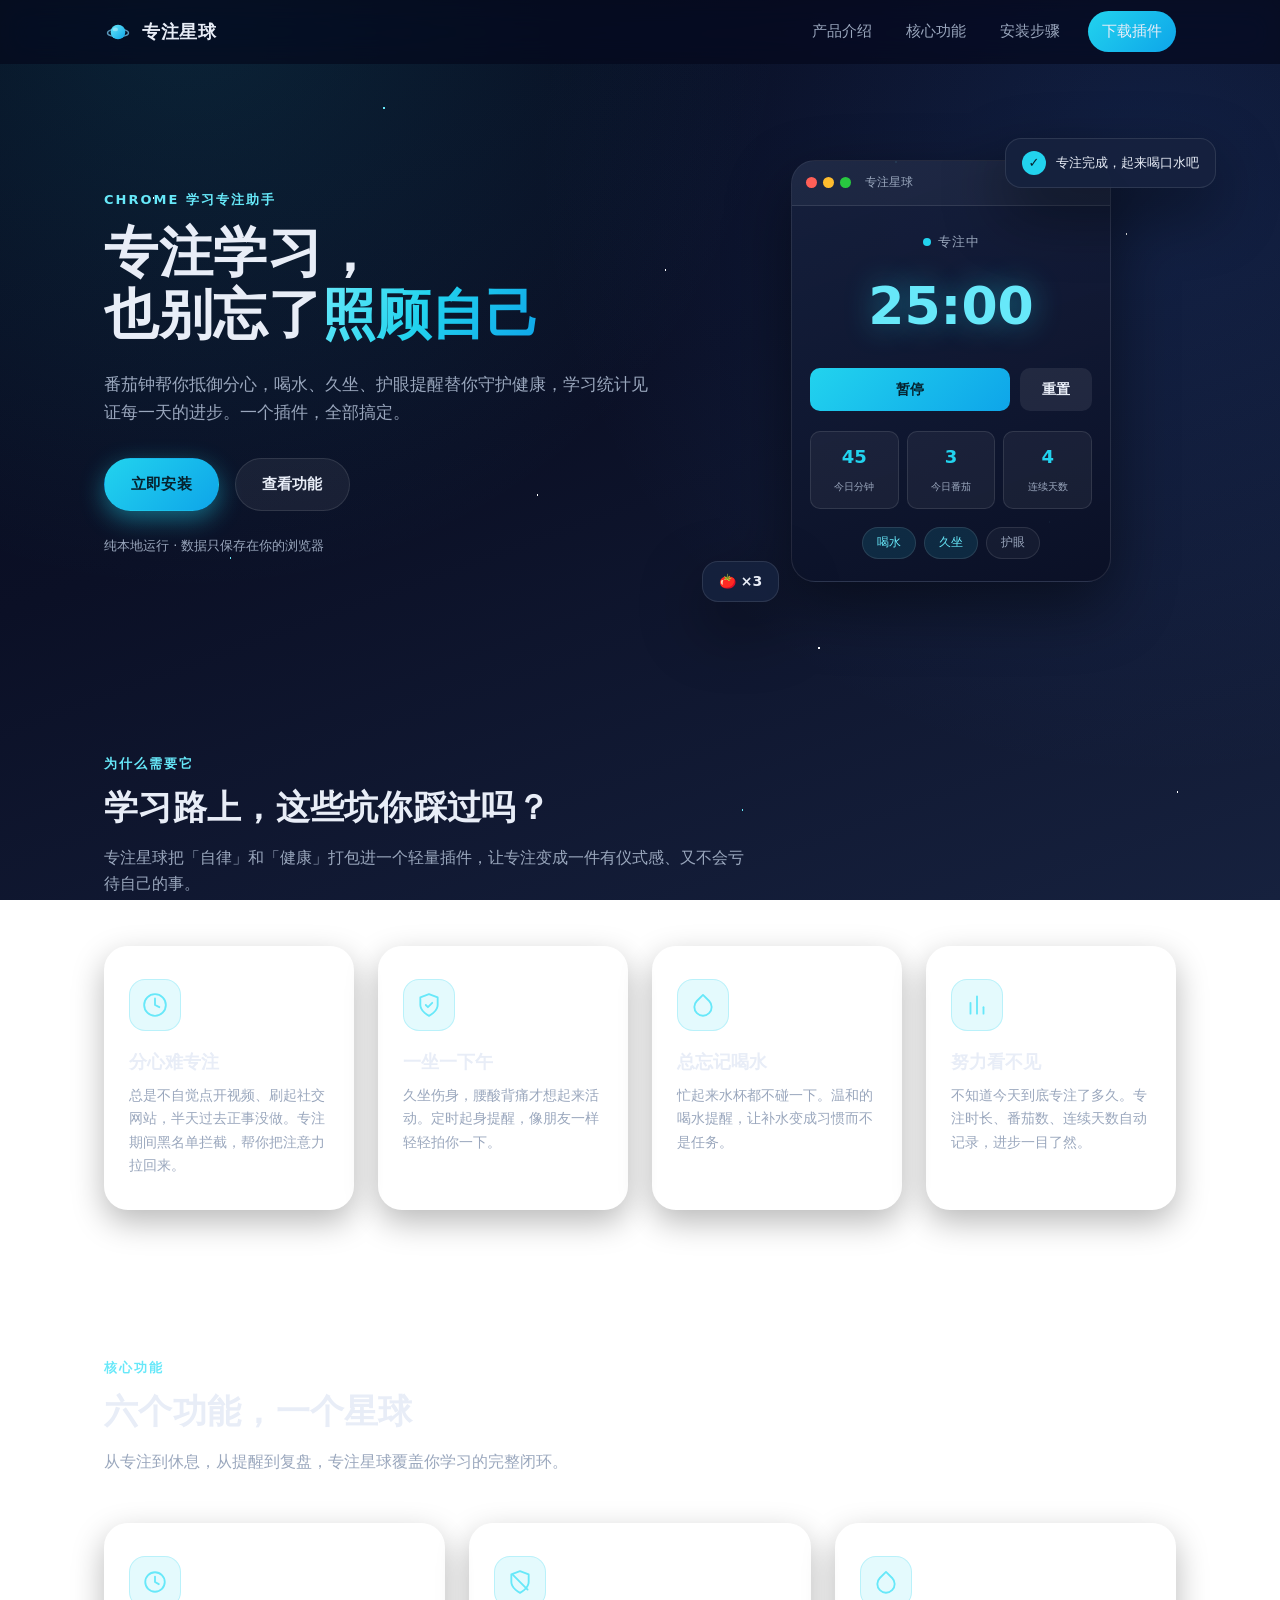
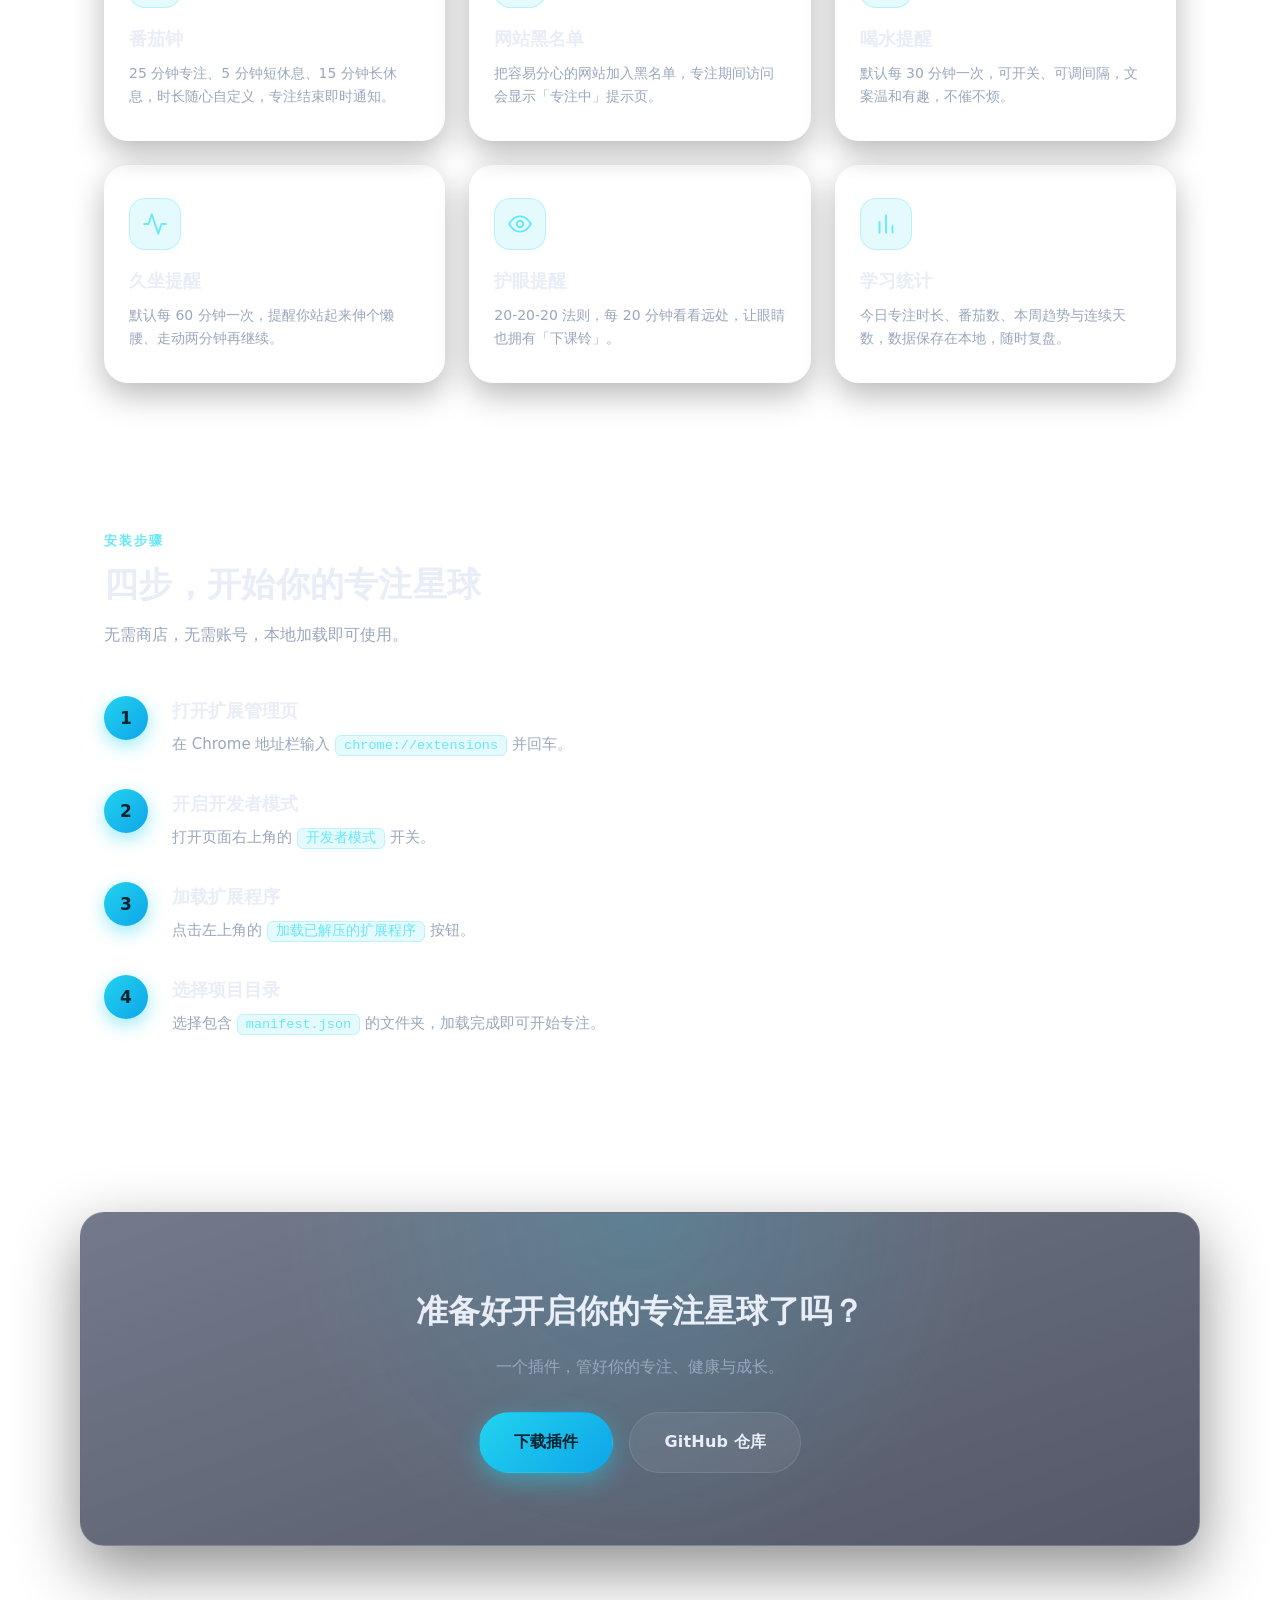
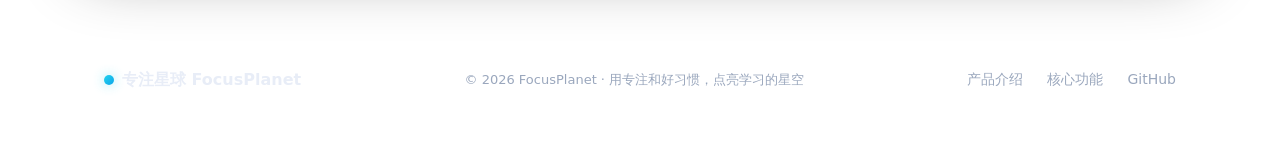
<file: docs/index.html>
<!DOCTYPE html>
<html lang="zh-CN">
<head>
  <meta charset="UTF-8" />
  <meta name="viewport" content="width=device-width, initial-scale=1.0" />
  <meta name="description" content="专注星球 FocusPlanet：番茄钟、网站黑名单、健康提醒与学习统计一体的 Chrome 学习专注助手。" />
  <title>专注星球 FocusPlanet · 学习专注助手</title>
  <link rel="stylesheet" href="css/style.css" />
</head>
<body id="top">

  <!-- 星空背景（纯 CSS 绘制，无需图片） -->
  <div class="starfield" aria-hidden="true"></div>

  <!-- ===================== 顶部导航栏 ===================== -->
  <header class="nav" id="nav">
    <div class="nav-inner">
      <a class="logo" href="#top" aria-label="专注星球首页">
        <svg class="logo-mark" viewBox="0 0 32 32" aria-hidden="true">
          <defs>
            <linearGradient id="lg" x1="0" y1="0" x2="1" y2="1">
              <stop offset="0" stop-color="#67e8f9" />
              <stop offset="1" stop-color="#0ea5e9" />
            </linearGradient>
          </defs>
          <ellipse cx="16" cy="17" rx="12" ry="4.4" fill="none" stroke="#7dd3fc" stroke-width="1.6" opacity="0.7" />
          <circle cx="16" cy="16" r="8.4" fill="url(#lg)" />
          <ellipse cx="13" cy="13" rx="3" ry="2.2" fill="#ffffff" opacity="0.35" />
        </svg>
        <span class="logo-text">专注星球</span>
      </a>

      <nav class="nav-links" id="nav-links" aria-label="主导航">
        <a class="nav-link" href="#about">产品介绍</a>
        <a class="nav-link" href="#features">核心功能</a>
        <a class="nav-link" href="#install">安装步骤</a>
        <a class="nav-link nav-link-cta" href="#download">下载插件</a>
      </nav>

      <button class="nav-toggle" id="nav-toggle" aria-label="打开菜单" aria-expanded="false" aria-controls="nav-links">
        <span></span><span></span><span></span>
      </button>
    </div>
  </header>

  <main>
    <!-- ===================== Hero 首屏 ===================== -->
    <section class="hero" id="hero">
      <div class="hero-inner">
        <div class="hero-copy">
          <p class="eyebrow">Chrome 学习专注助手</p>
          <h1 class="hero-title">
            专注学习，<br />也别忘了<span class="gradient-text">照顾自己</span>
          </h1>
          <p class="hero-sub">
            番茄钟帮你抵御分心，喝水、久坐、护眼提醒替你守护健康，学习统计见证每一天的进步。一个插件，全部搞定。
          </p>
          <div class="hero-actions">
            <a class="btn btn-primary" href="#install">立即安装</a>
            <a class="btn btn-ghost" href="#features">查看功能</a>
          </div>
          <p class="hero-note">纯本地运行 · 数据只保存在你的浏览器</p>
        </div>

        <!-- 插件界面模拟（纯 CSS / SVG 绘制） -->
        <div class="hero-visual" aria-hidden="true">
          <div class="mockup-window">
            <div class="mockup-titlebar">
              <span class="dot dot-red"></span>
              <span class="dot dot-yellow"></span>
              <span class="dot dot-green"></span>
              <span class="mockup-name">专注星球</span>
            </div>
            <div class="mockup-body">
              <div class="mockup-mode"><span class="pulse-dot"></span>专注中</div>
              <div class="mockup-time">25:00</div>
              <div class="mockup-btns">
                <span class="mockup-btn mockup-btn-primary">暂停</span>
                <span class="mockup-btn mockup-btn-ghost">重置</span>
              </div>
              <div class="mockup-stats">
                <div class="mockup-stat"><b>45</b><i>今日分钟</i></div>
                <div class="mockup-stat"><b>3</b><i>今日番茄</i></div>
                <div class="mockup-stat"><b>4</b><i>连续天数</i></div>
              </div>
              <div class="mockup-toggles">
                <span class="mockup-toggle on">喝水</span>
                <span class="mockup-toggle on">久坐</span>
                <span class="mockup-toggle off">护眼</span>
              </div>
            </div>
          </div>

          <!-- 悬浮提示卡片 -->
          <div class="mockup-float float-notice">
            <span class="float-icon">&#10003;</span>
            <span>专注完成，起来喝口水吧</span>
          </div>
          <div class="mockup-float float-badge">&#127813; ×3</div>
        </div>
      </div>
    </section>

    <!-- ===================== 产品介绍（解决什么问题） ===================== -->
    <section class="section" id="about">
      <div class="section-inner">
        <div class="section-head reveal">
          <p class="eyebrow">为什么需要它</p>
          <h2 class="section-title">学习路上，这些坑你踩过吗？</h2>
          <p class="section-sub">专注星球把「自律」和「健康」打包进一个轻量插件，让专注变成一件有仪式感、又不会亏待自己的事。</p>
        </div>

        <div class="problem-grid">
          <article class="problem-card reveal">
            <div class="problem-icon">
              <svg viewBox="0 0 24 24" aria-hidden="true"><path d="M12 2a10 10 0 1 0 0 20 10 10 0 0 0 0-20Z"/><path d="M12 6v6l4 2"/></svg>
            </div>
            <h3>分心难专注</h3>
            <p>总是不自觉点开视频、刷起社交网站，半天过去正事没做。专注期间黑名单拦截，帮你把注意力拉回来。</p>
          </article>

          <article class="problem-card reveal">
            <div class="problem-icon">
              <svg viewBox="0 0 24 24" aria-hidden="true"><path d="M12 22s8-4 8-10V5l-8-3-8 3v7c0 6 8 10 8 10Z"/><path d="m9 12 2 2 4-4"/></svg>
            </div>
            <h3>一坐一下午</h3>
            <p>久坐伤身，腰酸背痛才想起来活动。定时起身提醒，像朋友一样轻轻拍你一下。</p>
          </article>

          <article class="problem-card reveal">
            <div class="problem-icon">
              <svg viewBox="0 0 24 24" aria-hidden="true"><path d="M12 2.7l5.7 5.6a8 8 0 1 1-11.4 0L12 2.7Z"/></svg>
            </div>
            <h3>总忘记喝水</h3>
            <p>忙起来水杯都不碰一下。温和的喝水提醒，让补水变成习惯而不是任务。</p>
          </article>

          <article class="problem-card reveal">
            <div class="problem-icon">
              <svg viewBox="0 0 24 24" aria-hidden="true"><path d="M6 20V10"/><path d="M12 20V4"/><path d="M18 20v-6"/></svg>
            </div>
            <h3>努力看不见</h3>
            <p>不知道今天到底专注了多久。专注时长、番茄数、连续天数自动记录，进步一目了然。</p>
          </article>
        </div>
      </div>
    </section>

    <!-- ===================== 核心功能展示 ===================== -->
    <section class="section" id="features">
      <div class="section-inner">
        <div class="section-head reveal">
          <p class="eyebrow">核心功能</p>
          <h2 class="section-title">六个功能，一个星球</h2>
          <p class="section-sub">从专注到休息，从提醒到复盘，专注星球覆盖你学习的完整闭环。</p>
        </div>

        <div class="feature-grid">
          <article class="feature-card reveal">
            <div class="feature-icon">
              <svg viewBox="0 0 24 24" aria-hidden="true"><circle cx="12" cy="12" r="9"/><path d="M12 7v5l3.5 2"/></svg>
            </div>
            <h3>番茄钟</h3>
            <p>25 分钟专注、5 分钟短休息、15 分钟长休息，时长随心自定义，专注结束即时通知。</p>
          </article>

          <article class="feature-card reveal">
            <div class="feature-icon">
              <svg viewBox="0 0 24 24" aria-hidden="true"><path d="M12 22s8-4 8-10V5l-8-3-8 3v7c0 6 8 10 8 10Z"/><path d="M5 5l14 14"/></svg>
            </div>
            <h3>网站黑名单</h3>
            <p>把容易分心的网站加入黑名单，专注期间访问会显示「专注中」提示页。</p>
          </article>

          <article class="feature-card reveal">
            <div class="feature-icon">
              <svg viewBox="0 0 24 24" aria-hidden="true"><path d="M12 2.7l5.7 5.6a8 8 0 1 1-11.4 0L12 2.7Z"/></svg>
            </div>
            <h3>喝水提醒</h3>
            <p>默认每 30 分钟一次，可开关、可调间隔，文案温和有趣，不催不烦。</p>
          </article>

          <article class="feature-card reveal">
            <div class="feature-icon">
              <svg viewBox="0 0 24 24" aria-hidden="true"><path d="M22 12h-4l-3 9L9 3l-3 9H2"/></svg>
            </div>
            <h3>久坐提醒</h3>
            <p>默认每 60 分钟一次，提醒你站起来伸个懒腰、走动两分钟再继续。</p>
          </article>

          <article class="feature-card reveal">
            <div class="feature-icon">
              <svg viewBox="0 0 24 24" aria-hidden="true"><path d="M2 12s3.5-7 10-7 10 7 10 7-3.5 7-10 7-10-7-10-7Z"/><circle cx="12" cy="12" r="3"/></svg>
            </div>
            <h3>护眼提醒</h3>
            <p>20-20-20 法则，每 20 分钟看看远处，让眼睛也拥有「下课铃」。</p>
          </article>

          <article class="feature-card reveal">
            <div class="feature-icon">
              <svg viewBox="0 0 24 24" aria-hidden="true"><path d="M6 20V10"/><path d="M12 20V4"/><path d="M18 20v-6"/></svg>
            </div>
            <h3>学习统计</h3>
            <p>今日专注时长、番茄数、本周趋势与连续天数，数据保存在本地，随时复盘。</p>
          </article>
        </div>
      </div>
    </section>

    <!-- ===================== 安装步骤 ===================== -->
    <section class="section" id="install">
      <div class="section-inner">
        <div class="section-head reveal">
          <p class="eyebrow">安装步骤</p>
          <h2 class="section-title">四步，开始你的专注星球</h2>
          <p class="section-sub">无需商店，无需账号，本地加载即可使用。</p>
        </div>

        <ol class="steps">
          <li class="step reveal">
            <span class="step-num">1</span>
            <div class="step-body">
              <h3>打开扩展管理页</h3>
              <p>在 Chrome 地址栏输入 <code>chrome://extensions</code> 并回车。</p>
            </div>
          </li>
          <li class="step reveal">
            <span class="step-num">2</span>
            <div class="step-body">
              <h3>开启开发者模式</h3>
              <p>打开页面右上角的 <code>开发者模式</code> 开关。</p>
            </div>
          </li>
          <li class="step reveal">
            <span class="step-num">3</span>
            <div class="step-body">
              <h3>加载扩展程序</h3>
              <p>点击左上角的 <code>加载已解压的扩展程序</code> 按钮。</p>
            </div>
          </li>
          <li class="step reveal">
            <span class="step-num">4</span>
            <div class="step-body">
              <h3>选择项目目录</h3>
              <p>选择包含 <code>manifest.json</code> 的文件夹，加载完成即可开始专注。</p>
            </div>
          </li>
        </ol>
      </div>
    </section>

    <!-- ===================== 底部 CTA ===================== -->
    <section class="cta section" id="download">
      <div class="section-inner cta-inner reveal">
        <h2 class="cta-title">准备好开启你的专注星球了吗？</h2>
        <p class="cta-sub">一个插件，管好你的专注、健康与成长。</p>
        <div class="cta-actions">
          <!-- TODO: 替换为真实的下载 / Chrome 商店链接 -->
          <a class="btn btn-primary btn-lg" href="#install">下载插件</a>
          <!-- TODO: 替换为真实的 GitHub 仓库地址 -->
          <a class="btn btn-ghost btn-lg" href="#" target="_blank" rel="noopener">GitHub 仓库</a>
        </div>
      </div>
    </section>
  </main>

  <!-- ===================== Footer ===================== -->
  <footer class="footer">
    <div class="footer-inner">
      <div class="footer-brand">
        <span class="footer-logo-dot"></span>
        <span>专注星球 FocusPlanet</span>
      </div>
      <p class="footer-copy">© 2026 FocusPlanet · 用专注和好习惯，点亮学习的星空</p>
      <div class="footer-links">
        <a href="#about">产品介绍</a>
        <a href="#features">核心功能</a>
        <!-- TODO: 替换为真实 GitHub 链接 -->
        <a href="#" target="_blank" rel="noopener">GitHub</a>
      </div>
    </div>
  </footer>

  <script src="js/main.js"></script>
</body>
</html>
</file>
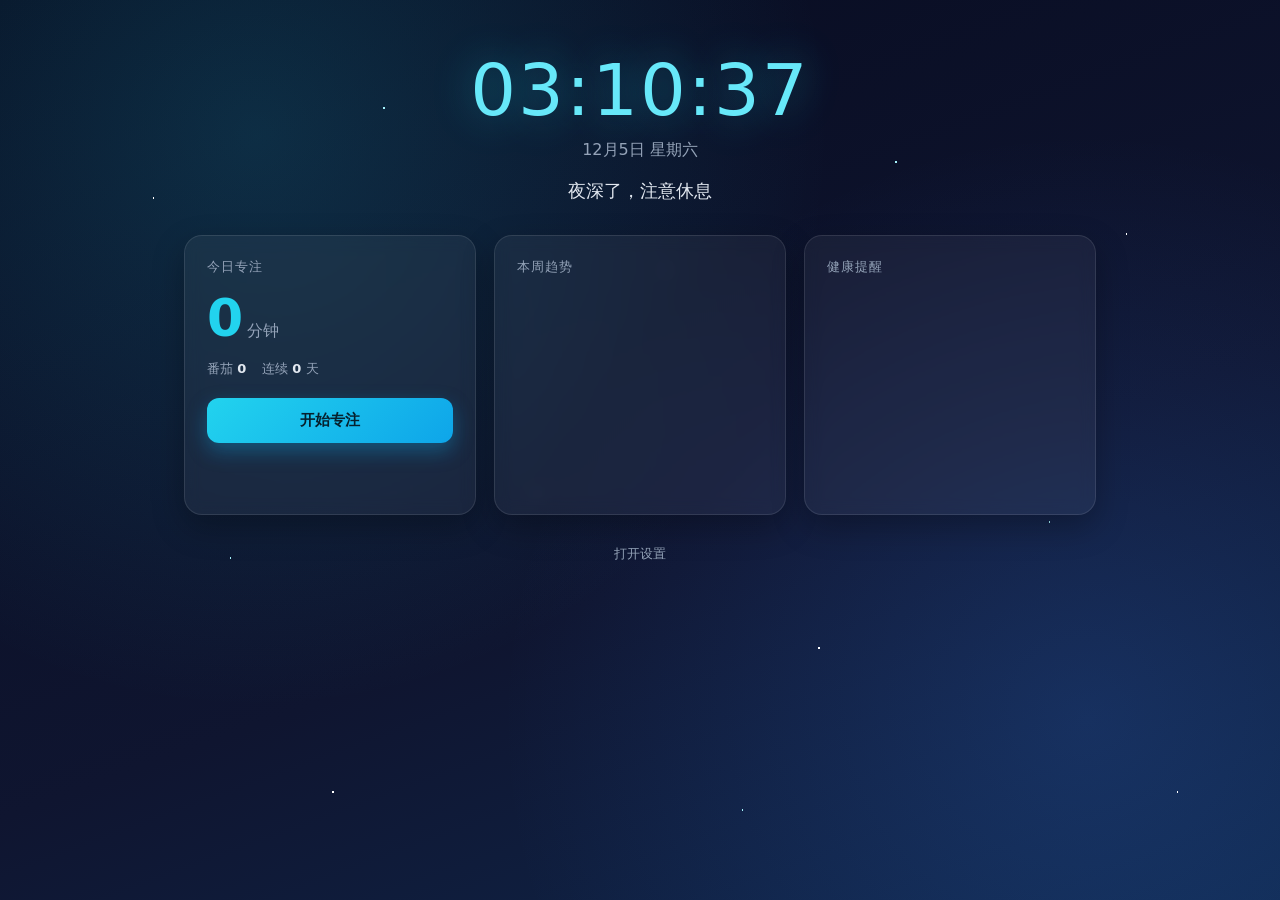
<file: newtab.html>
<!DOCTYPE html>
<html lang="zh-CN">
<head>
  <meta charset="UTF-8" />
  <title>专注星球</title>
  <link rel="stylesheet" href="newtab.css" />
</head>
<body>
  <div class="stars" aria-hidden="true"></div>

  <main class="container">
    <header class="hero">
      <div id="clock" class="clock">00:00:00</div>
      <div id="date-line" class="date-line">--月--日 星期-</div>
      <div class="greeting" id="greeting">你好，开始专注吧</div>
    </header>

    <section class="grid">
      <div class="card card-focus">
        <div class="card-title">今日专注</div>
        <div class="focus-big">
          <span id="today-focus">0</span><span class="unit">分钟</span>
        </div>
        <div class="focus-meta">
          <span>番茄 <b id="today-pomodoros">0</b></span>
          <span>连续 <b id="today-streak">0</b> 天</span>
        </div>
        <button id="btn-start" class="start-btn">开始专注</button>
      </div>

      <div class="card card-trend">
        <div class="card-title">本周趋势</div>
        <div id="trend" class="trend"></div>
      </div>

      <div class="card card-health">
        <div class="card-title">健康提醒</div>
        <ul class="health-list" id="health-list"></ul>
      </div>
    </section>

    <footer class="footer">
      <a id="open-options" href="#">打开设置</a>
    </footer>
  </main>

  <script src="newtab.js"></script>
</body>
</html>
</file>
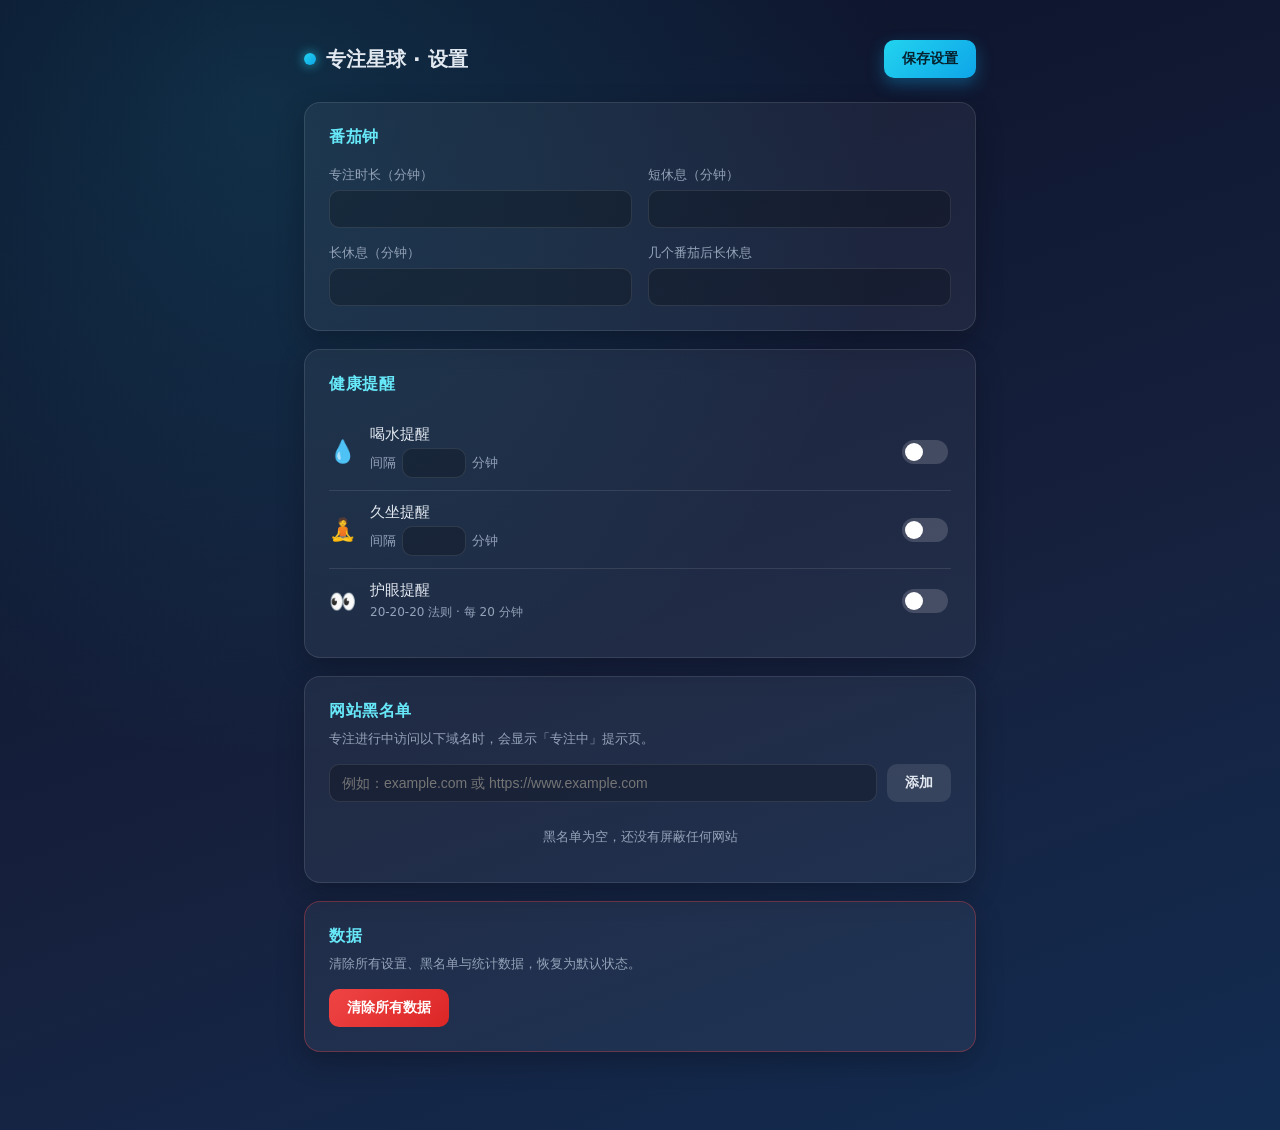
<file: options.html>
<!DOCTYPE html>
<html lang="zh-CN">
<head>
  <meta charset="UTF-8" />
  <title>专注星球 - 设置</title>
  <link rel="stylesheet" href="options.css" />
</head>
<body>
  <main class="container">
    <header class="page-header">
      <div class="brand"><span class="brand-dot"></span>专注星球 · 设置</div>
      <button id="btn-save" class="btn btn-primary">保存设置</button>
    </header>

    <section class="card">
      <h2 class="card-title">番茄钟</h2>
      <div class="form-grid">
        <label class="field">
          <span>专注时长（分钟）</span>
          <input type="number" id="focusMinutes" min="1" max="180" />
        </label>
        <label class="field">
          <span>短休息（分钟）</span>
          <input type="number" id="shortBreakMinutes" min="1" max="60" />
        </label>
        <label class="field">
          <span>长休息（分钟）</span>
          <input type="number" id="longBreakMinutes" min="1" max="120" />
        </label>
        <label class="field">
          <span>几个番茄后长休息</span>
          <input type="number" id="longBreakInterval" min="1" max="12" />
        </label>
      </div>
    </section>

    <section class="card">
      <h2 class="card-title">健康提醒</h2>
      <div class="reminder-row">
        <span class="reminder-emoji">&#128167;</span>
        <div class="reminder-info">
          <div class="reminder-name">喝水提醒</div>
          <label class="inline">
            间隔
            <input type="number" id="waterInterval" min="1" max="240" /> 分钟
          </label>
        </div>
        <input type="checkbox" class="switch" id="waterEnabled" />
      </div>
      <div class="reminder-row">
        <span class="reminder-emoji">&#129496;</span>
        <div class="reminder-info">
          <div class="reminder-name">久坐提醒</div>
          <label class="inline">
            间隔
            <input type="number" id="sedentaryInterval" min="1" max="240" /> 分钟
          </label>
        </div>
        <input type="checkbox" class="switch" id="sedentaryEnabled" />
      </div>
      <div class="reminder-row">
        <span class="reminder-emoji">&#128064;</span>
        <div class="reminder-info">
          <div class="reminder-name">护眼提醒</div>
          <div class="reminder-desc">20-20-20 法则 · 每 20 分钟</div>
        </div>
        <input type="checkbox" class="switch" id="eyeEnabled" />
      </div>
    </section>

    <section class="card">
      <h2 class="card-title">网站黑名单</h2>
      <p class="card-desc">专注进行中访问以下域名时，会显示「专注中」提示页。</p>
      <div class="blacklist-add">
        <input type="text" id="site-input" placeholder="例如：example.com 或 https://www.example.com" />
        <button id="btn-add" class="btn btn-secondary">添加</button>
      </div>
      <ul id="blacklist" class="blacklist"></ul>
      <div id="blacklist-empty" class="empty">黑名单为空，还没有屏蔽任何网站</div>
    </section>

    <section class="card card-danger">
      <h2 class="card-title">数据</h2>
      <p class="card-desc">清除所有设置、黑名单与统计数据，恢复为默认状态。</p>
      <button id="btn-clear" class="btn btn-danger">清除所有数据</button>
    </section>
  </main>

  <script src="options.js"></script>
</body>
</html>
</file>
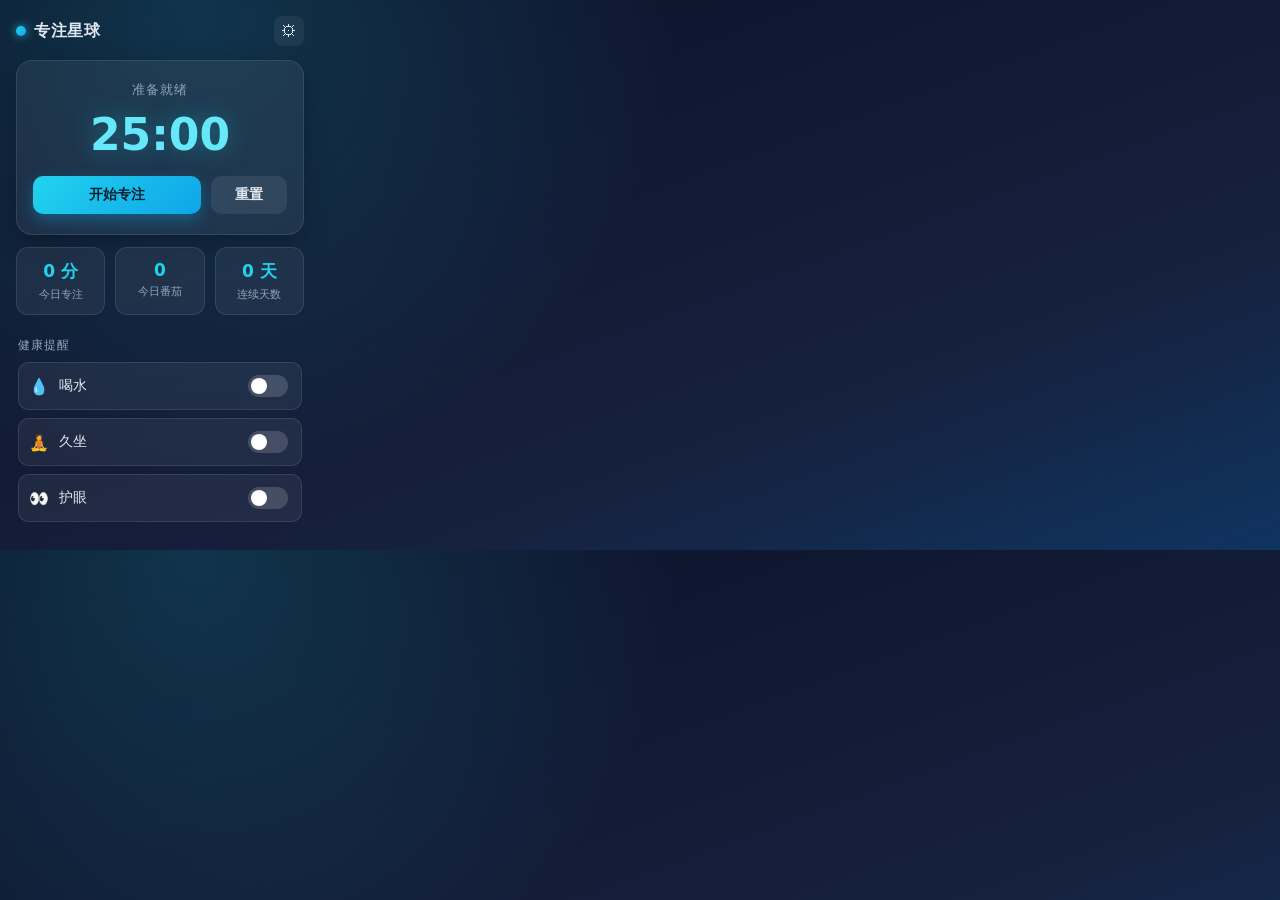
<file: popup.html>
<!DOCTYPE html>
<html lang="zh-CN">
<head>
  <meta charset="UTF-8" />
  <title>专注星球</title>
  <link rel="stylesheet" href="popup.css" />
</head>
<body>
  <header class="popup-header">
    <div class="brand">
      <span class="brand-dot"></span>
      <span>专注星球</span>
    </div>
    <button id="open-options" class="icon-btn" title="打开设置">&#9881;</button>
  </header>

  <section class="timer-card">
    <div id="mode-label" class="mode-label">准备就绪</div>
    <div id="time-display" class="time-display">25:00</div>
    <div class="timer-btns">
      <button id="btn-main" class="btn btn-primary">开始专注</button>
      <button id="btn-reset" class="btn btn-ghost">重置</button>
    </div>
  </section>

  <section class="stats-row">
    <div class="stat">
      <div id="stat-focus" class="stat-value">0 分</div>
      <div class="stat-label">今日专注</div>
    </div>
    <div class="stat">
      <div id="stat-pomodoros" class="stat-value">0</div>
      <div class="stat-label">今日番茄</div>
    </div>
    <div class="stat">
      <div id="stat-streak" class="stat-value">0 天</div>
      <div class="stat-label">连续天数</div>
    </div>
  </section>

  <section class="health">
    <div class="section-title">健康提醒</div>
    <label class="toggle-row">
      <span class="toggle-emoji">&#128167;</span>
      <span class="toggle-name">喝水</span>
      <input type="checkbox" class="switch" id="toggle-water" />
    </label>
    <label class="toggle-row">
      <span class="toggle-emoji">&#129496;</span>
      <span class="toggle-name">久坐</span>
      <input type="checkbox" class="switch" id="toggle-sedentary" />
    </label>
    <label class="toggle-row">
      <span class="toggle-emoji">&#128064;</span>
      <span class="toggle-name">护眼</span>
      <input type="checkbox" class="switch" id="toggle-eye" />
    </label>
  </section>

  <script src="popup.js"></script>
</body>
</html>
</file>
<file: docs/css/style.css>
/* ==========================================================================
   专注星球 FocusPlanet · 官方网站样式
   设计基调：深蓝 + 青色渐变、星空感、留白充足、圆角统一、阴影柔和
   全部颜色 / 间距 / 圆角均通过 :root 中的 CSS 变量定义，便于统一修改
   ========================================================================== */

/* ------------------------------ 设计变量 ------------------------------ */
:root {
  /* 背景色阶（深蓝） */
  --bg-0: #06091b;
  --bg-1: #0b1026;
  --bg-2: #16213e;
  --bg-3: #0f3460;

  /* 主色（青色） */
  --accent: #22d3ee;
  --accent-2: #0ea5e9;
  --accent-soft: #67e8f9;
  --accent-glow: rgba(34, 211, 238, 0.45);

  /* 文本 */
  --text: #e8edf7;
  --text-muted: #9aa7bd;

  /* 面板 / 边框 / 阴影 */
  --card: rgba(255, 255, 255, 0.05);
  --card-hover: rgba(255, 255, 255, 0.09);
  --border: rgba(255, 255, 255, 0.10);
  --shadow: 0 12px 32px rgba(0, 0, 0, 0.28);
  --shadow-lg: 0 24px 64px rgba(0, 0, 0, 0.45);

  /* 圆角 */
  --radius-sm: 10px;
  --radius: 16px;
  --radius-lg: 24px;
  --radius-pill: 999px;

  /* 间距（8pt 网格） */
  --sp-1: 8px;
  --sp-2: 16px;
  --sp-3: 24px;
  --sp-4: 32px;
  --sp-5: 48px;
  --sp-6: 72px;
  --sp-7: 96px;

  /* 布局 */
  --max-width: 1120px;
  --nav-height: 64px;

  /* 字体 */
  --font: system-ui, -apple-system, "Segoe UI", "PingFang SC",
          "Hiragino Sans GB", "Microsoft YaHei", "Helvetica Neue", Arial, sans-serif;
  --font-mono: ui-monospace, SFMono-Regular, "SF Mono", Menlo, Consolas,
              "Liberation Mono", monospace;

  /* 过渡 */
  --ease: cubic-bezier(0.4, 0, 0.2, 1);
}

/* ------------------------------ 基础重置 ------------------------------ */
*, *::before, *::after { box-sizing: border-box; }

html {
  scroll-behavior: smooth;
  /* 锚点滚动时给吸顶导航留出空间 */
  scroll-padding-top: calc(var(--nav-height) + 16px);
  -webkit-text-size-adjust: 100%;
}

body {
  margin: 0;
  font-family: var(--font);
  font-size: 16px;
  line-height: 1.65;
  color: var(--text);
  background:
    radial-gradient(circle at 15% 0%, rgba(34, 211, 238, 0.12) 0%, transparent 42%),
    radial-gradient(circle at 90% 18%, rgba(59, 130, 246, 0.14) 0%, transparent 45%),
    linear-gradient(160deg, var(--bg-0) 0%, var(--bg-1) 45%, var(--bg-2) 100%);
  background-attachment: fixed;
  overflow-x: hidden;
}

h1, h2, h3, p { margin-top: 0; }
a { color: inherit; text-decoration: none; }
img, svg { display: block; max-width: 100%; }
code {
  font-family: var(--font-mono);
  font-size: 0.9em;
  padding: 2px 8px;
  border-radius: 6px;
  color: var(--accent-soft);
  background: rgba(34, 211, 238, 0.12);
  border: 1px solid rgba(34, 211, 238, 0.20);
  word-break: break-all;
}

/* ------------------------------ 星空背景 ------------------------------ */
.starfield {
  position: fixed;
  inset: 0;
  z-index: -1;
  pointer-events: none;
  background:
    radial-gradient(2px 2px at 12% 22%, #fff 50%, transparent 51%),
    radial-gradient(2px 2px at 30% 12%, var(--accent-soft) 50%, transparent 51%),
    radial-gradient(1.5px 1.5px at 52% 30%, #fff 50%, transparent 51%),
    radial-gradient(2px 2px at 70% 18%, var(--accent-soft) 50%, transparent 51%),
    radial-gradient(1.5px 1.5px at 88% 26%, #fff 50%, transparent 51%),
    radial-gradient(2px 2px at 18% 62%, var(--accent-soft) 50%, transparent 51%),
    radial-gradient(1.5px 1.5px at 42% 55%, #fff 50%, transparent 51%),
    radial-gradient(2px 2px at 64% 72%, #fff 50%, transparent 51%),
    radial-gradient(1.5px 1.5px at 82% 58%, var(--accent-soft) 50%, transparent 51%),
    radial-gradient(2px 2px at 26% 88%, #fff 50%, transparent 51%),
    radial-gradient(1.5px 1.5px at 58% 90%, var(--accent-soft) 50%, transparent 51%),
    radial-gradient(2px 2px at 92% 88%, #fff 50%, transparent 51%);
  animation: twinkle 5s ease-in-out infinite;
}

@keyframes twinkle {
  0%, 100% { opacity: 0.55; }
  50%      { opacity: 1; }
}

/* ------------------------------ 通用组件 ------------------------------ */
.container { max-width: var(--max-width); margin: 0 auto; padding: 0 var(--sp-3); }

.btn {
  display: inline-flex;
  align-items: center;
  justify-content: center;
  gap: 8px;
  padding: 13px 26px;
  border-radius: var(--radius-pill);
  font-size: 15px;
  font-weight: 600;
  letter-spacing: 0.2px;
  cursor: pointer;
  border: 1px solid transparent;
  transition: transform 0.12s var(--ease), box-shadow 0.2s var(--ease),
              filter 0.2s var(--ease), background 0.2s var(--ease);
}
.btn:active { transform: scale(0.97); }

.btn-primary {
  color: #06222e;
  background: linear-gradient(135deg, var(--accent), var(--accent-2));
  box-shadow: 0 8px 24px var(--accent-glow);
}
.btn-primary:hover { filter: brightness(1.07); box-shadow: 0 10px 32px var(--accent-glow); }

.btn-ghost {
  color: var(--text);
  background: rgba(255, 255, 255, 0.06);
  border-color: var(--border);
}
.btn-ghost:hover { background: rgba(255, 255, 255, 0.12); }

.btn-lg { padding: 16px 34px; font-size: 16px; }

/* 渐变高亮文字 */
.gradient-text {
  background: linear-gradient(120deg, var(--accent-soft), var(--accent) 45%, var(--accent-2));
  -webkit-background-clip: text;
  background-clip: text;
  -webkit-text-fill-color: transparent;
  color: transparent;
}

.eyebrow {
  display: inline-block;
  margin-bottom: 12px;
  font-size: 13px;
  font-weight: 600;
  letter-spacing: 2px;
  text-transform: uppercase;
  color: var(--accent-soft);
}

/* ------------------------------ 导航栏 ------------------------------ */
.nav {
  position: sticky;
  top: 0;
  z-index: 100;
  height: var(--nav-height);
  /* 毛玻璃吸顶 */
  background: rgba(6, 9, 27, 0.72);
  backdrop-filter: blur(14px) saturate(140%);
  -webkit-backdrop-filter: blur(14px) saturate(140%);
  border-bottom: 1px solid transparent;
  transition: border-color 0.25s var(--ease), box-shadow 0.25s var(--ease);
}
.nav.is-scrolled {
  border-bottom-color: var(--border);
  box-shadow: 0 8px 30px rgba(0, 0, 0, 0.30);
}

.nav-inner {
  max-width: var(--max-width);
  height: 100%;
  margin: 0 auto;
  padding: 0 var(--sp-3);
  display: flex;
  align-items: center;
  justify-content: space-between;
}

.logo {
  display: flex;
  align-items: center;
  gap: 10px;
  font-size: 18px;
  font-weight: 700;
  letter-spacing: 0.5px;
}
.logo-mark { width: 28px; height: 28px; }

.nav-links {
  display: flex;
  align-items: center;
  gap: 6px;
}

.nav-link {
  padding: 8px 14px;
  border-radius: var(--radius-pill);
  font-size: 15px;
  color: var(--text-muted);
  transition: color 0.2s var(--ease), background 0.2s var(--ease);
}
.nav-link:hover { color: var(--text); }
/* 当前区块高亮 */
.nav-link.active {
  color: var(--accent-soft);
  background: rgba(34, 211, 238, 0.12);
}

.nav-link-cta {
  color: var(--text);
  background: linear-gradient(135deg, var(--accent), var(--accent-2));
  margin-left: 8px;
}
.nav-link-cta:hover { color: #fff; filter: brightness(1.08); }
.nav-link-cta.active { color: #06222e; }

/* 汉堡按钮（移动端显示） */
.nav-toggle {
  display: none;
  flex-direction: column;
  justify-content: center;
  gap: 5px;
  width: 42px;
  height: 42px;
  padding: 10px;
  border: none;
  border-radius: var(--radius-sm);
  background: rgba(255, 255, 255, 0.06);
  cursor: pointer;
}
.nav-toggle span {
  display: block;
  height: 2px;
  width: 100%;
  border-radius: 2px;
  background: var(--text);
  transition: transform 0.25s var(--ease), opacity 0.2s var(--ease);
}
/* 打开时变成 X */
.nav-toggle.is-open span:nth-child(1) { transform: translateY(7px) rotate(45deg); }
.nav-toggle.is-open span:nth-child(2) { opacity: 0; }
.nav-toggle.is-open span:nth-child(3) { transform: translateY(-7px) rotate(-45deg); }

/* ------------------------------ Hero 首屏 ------------------------------ */
.hero {
  padding: var(--sp-7) 0 var(--sp-6);
}

.hero-inner {
  max-width: var(--max-width);
  margin: 0 auto;
  padding: 0 var(--sp-3);
  display: grid;
  grid-template-columns: 1fr;
  gap: var(--sp-5);
  align-items: center;
}

.hero-title {
  margin: 0 0 var(--sp-3);
  font-size: 40px;
  line-height: 1.15;
  font-weight: 800;
  letter-spacing: 0.5px;
}

.hero-sub {
  margin: 0 0 var(--sp-4);
  max-width: 34em;
  font-size: 17px;
  color: var(--text-muted);
}

.hero-actions {
  display: flex;
  flex-wrap: wrap;
  gap: var(--sp-2);
}

.hero-note {
  margin: var(--sp-3) 0 0;
  font-size: 13px;
  color: var(--text-muted);
}

/* --- 插件界面模拟 --- */
.hero-visual {
  position: relative;
  display: flex;
  justify-content: center;
}

.mockup-window {
  width: min(320px, 100%);
  border-radius: var(--radius-lg);
  overflow: hidden;
  background: linear-gradient(160deg, rgba(22, 33, 62, 0.92), rgba(11, 16, 38, 0.96));
  border: 1px solid var(--border);
  box-shadow: var(--shadow-lg);
}

.mockup-titlebar {
  display: flex;
  align-items: center;
  gap: 6px;
  padding: 12px 14px;
  border-bottom: 1px solid var(--border);
  background: rgba(255, 255, 255, 0.04);
}
.mockup-titlebar .dot { width: 11px; height: 11px; border-radius: 50%; }
.dot-red    { background: #ff5f57; }
.dot-yellow { background: #febc2e; }
.dot-green  { background: #28c840; }
.mockup-name {
  margin-left: 8px;
  font-size: 12px;
  color: var(--text-muted);
}

.mockup-body {
  padding: 22px 18px;
  text-align: center;
}

.mockup-mode {
  display: inline-flex;
  align-items: center;
  gap: 7px;
  font-size: 13px;
  color: var(--text-muted);
  letter-spacing: 1px;
}
.pulse-dot {
  width: 8px;
  height: 8px;
  border-radius: 50%;
  background: var(--accent);
  box-shadow: 0 0 0 0 var(--accent-glow);
  animation: pulse 2s infinite;
}
@keyframes pulse {
  0%   { box-shadow: 0 0 0 0 var(--accent-glow); }
  70%  { box-shadow: 0 0 0 10px rgba(34, 211, 238, 0); }
  100% { box-shadow: 0 0 0 0 rgba(34, 211, 238, 0); }
}

.mockup-time {
  margin: 10px 0 18px;
  font-size: 52px;
  font-weight: 700;
  font-variant-numeric: tabular-nums;
  color: var(--accent-soft);
  text-shadow: 0 0 30px var(--accent-glow);
}

.mockup-btns {
  display: flex;
  gap: 10px;
  margin-bottom: 20px;
}
.mockup-btn {
  flex: 1;
  padding: 10px 0;
  border-radius: var(--radius-sm);
  font-size: 14px;
  font-weight: 600;
}
.mockup-btn-primary {
  color: #06222e;
  background: linear-gradient(135deg, var(--accent), var(--accent-2));
}
.mockup-btn-ghost {
  flex: 0 0 72px;
  color: var(--text);
  background: rgba(255, 255, 255, 0.08);
}

.mockup-stats {
  display: flex;
  gap: 8px;
  margin-bottom: 18px;
}
.mockup-stat {
  flex: 1;
  padding: 10px 4px;
  border-radius: var(--radius-sm);
  background: var(--card);
  border: 1px solid var(--border);
}
.mockup-stat b {
  display: block;
  font-size: 18px;
  color: var(--accent);
}
.mockup-stat i {
  font-style: normal;
  font-size: 10px;
  color: var(--text-muted);
}

.mockup-toggles {
  display: flex;
  gap: 8px;
  justify-content: center;
}
.mockup-toggle {
  padding: 5px 14px;
  border-radius: var(--radius-pill);
  font-size: 12px;
  border: 1px solid var(--border);
}
.mockup-toggle.on  { color: var(--accent-soft); background: rgba(34, 211, 238, 0.12); }
.mockup-toggle.off { color: var(--text-muted); background: rgba(255, 255, 255, 0.04); }

/* 悬浮提示卡片 */
.mockup-float {
  position: absolute;
  border-radius: var(--radius);
  background: rgba(22, 33, 62, 0.94);
  border: 1px solid var(--border);
  box-shadow: var(--shadow-lg);
  animation: float 5s ease-in-out infinite;
}
.float-notice {
  display: flex;
  align-items: center;
  gap: 10px;
  padding: 12px 16px;
  font-size: 13px;
  top: -22px;
  right: 4px;
}
.float-icon {
  display: inline-flex;
  align-items: center;
  justify-content: center;
  width: 24px;
  height: 24px;
  border-radius: 50%;
  color: #06222e;
  background: var(--accent);
  font-weight: 700;
}
.float-badge {
  padding: 8px 16px;
  font-size: 14px;
  font-weight: 600;
  bottom: -20px;
  left: 8px;
  animation-delay: 1.2s;
}
@keyframes float {
  0%, 100% { transform: translateY(0); }
  50%      { transform: translateY(-10px); }
}

/* ------------------------------ Section 通用 ------------------------------ */
.section { padding: var(--sp-6) 0; }

.section-inner {
  max-width: var(--max-width);
  margin: 0 auto;
  padding: 0 var(--sp-3);
}

.section-head {
  max-width: 640px;
  margin-bottom: var(--sp-5);
}

.section-title {
  margin: 0 0 var(--sp-2);
  font-size: 30px;
  line-height: 1.25;
  font-weight: 800;
  letter-spacing: 0.3px;
}

.section-sub {
  margin: 0;
  font-size: 16px;
  color: var(--text-muted);
}

/* ------------------------------ 产品介绍：痛点卡片 ------------------------------ */
.problem-grid {
  display: grid;
  grid-template-columns: 1fr;
  gap: var(--sp-3);
}

.problem-card,
.feature-card {
  padding: var(--sp-4) var(--sp-3);
  border-radius: var(--radius-lg);
  background: var(--card);
  border: 1px solid var(--border);
  box-shadow: var(--shadow);
  transition: transform 0.25s var(--ease), background 0.25s var(--ease),
              border-color 0.25s var(--ease);
}
.problem-card:hover,
.feature-card:hover {
  transform: translateY(-4px);
  background: var(--card-hover);
  border-color: rgba(34, 211, 238, 0.35);
}

.problem-icon,
.feature-icon {
  display: inline-flex;
  align-items: center;
  justify-content: center;
  width: 52px;
  height: 52px;
  margin-bottom: var(--sp-2);
  border-radius: var(--radius);
  color: var(--accent-soft);
  background: rgba(34, 211, 238, 0.12);
  border: 1px solid rgba(34, 211, 238, 0.22);
}
.problem-icon svg,
.feature-icon svg {
  width: 26px;
  height: 26px;
  fill: none;
  stroke: currentColor;
  stroke-width: 1.7;
  stroke-linecap: round;
  stroke-linejoin: round;
}

.problem-card h3,
.feature-card h3 {
  margin: 0 0 8px;
  font-size: 18px;
  font-weight: 700;
}

.problem-card p,
.feature-card p {
  margin: 0;
  font-size: 14px;
  color: var(--text-muted);
}

/* ------------------------------ 核心功能网格 ------------------------------ */
.feature-grid {
  display: grid;
  grid-template-columns: 1fr;
  gap: var(--sp-3);
}

/* ------------------------------ 安装步骤时间线 ------------------------------ */
.steps {
  list-style: none;
  margin: 0;
  padding: 0;
  position: relative;
}

.step {
  display: flex;
  gap: var(--sp-3);
  position: relative;
  padding-bottom: var(--sp-4);
}
/* 连接线 */
.step:not(:last-child)::before {
  content: "";
  position: absolute;
  left: 21px;
  top: 48px;
  bottom: 0;
  width: 2px;
  background: linear-gradient(var(--border), var(--border));
}

.step-num {
  flex-shrink: 0;
  display: flex;
  align-items: center;
  justify-content: center;
  width: 44px;
  height: 44px;
  border-radius: 50%;
  font-size: 17px;
  font-weight: 700;
  color: #06222e;
  background: linear-gradient(135deg, var(--accent), var(--accent-2));
  box-shadow: 0 6px 18px var(--accent-glow);
  z-index: 1;
}

.step-body h3 {
  margin: 0 0 6px;
  font-size: 18px;
  font-weight: 700;
}
.step-body p {
  margin: 0;
  font-size: 15px;
  color: var(--text-muted);
}

/* ------------------------------ 底部 CTA ------------------------------ */
.cta { padding: var(--sp-6) 0; }

.cta-inner {
  padding: var(--sp-6) var(--sp-3);
  border-radius: var(--radius-lg);
  text-align: center;
  background:
    radial-gradient(circle at 50% 0%, rgba(34, 211, 238, 0.16) 0%, transparent 55%),
    linear-gradient(160deg, rgba(22, 33, 62, 0.6), rgba(11, 16, 38, 0.7));
  border: 1px solid var(--border);
  box-shadow: var(--shadow-lg);
}

.cta-title {
  margin: 0 0 var(--sp-2);
  font-size: 28px;
  font-weight: 800;
}

.cta-sub {
  margin: 0 0 var(--sp-4);
  font-size: 16px;
  color: var(--text-muted);
}

.cta-actions {
  display: flex;
  flex-wrap: wrap;
  justify-content: center;
  gap: var(--sp-2);
}

/* ------------------------------ Footer ------------------------------ */
.footer {
  padding: var(--sp-5) 0;
  border-top: 1px solid var(--border);
}

.footer-inner {
  max-width: var(--max-width);
  margin: 0 auto;
  padding: 0 var(--sp-3);
  display: flex;
  flex-direction: column;
  align-items: center;
  gap: var(--sp-2);
  text-align: center;
}

.footer-brand {
  display: flex;
  align-items: center;
  gap: 8px;
  font-weight: 700;
}
.footer-logo-dot {
  width: 10px;
  height: 10px;
  border-radius: 50%;
  background: linear-gradient(135deg, var(--accent), var(--accent-2));
  box-shadow: 0 0 12px var(--accent-glow);
}

.footer-copy { margin: 0; font-size: 13px; color: var(--text-muted); }

.footer-links {
  display: flex;
  gap: var(--sp-3);
  font-size: 14px;
  color: var(--text-muted);
}
.footer-links a:hover { color: var(--accent-soft); }

/* ------------------------------ 滚动进入动画 ------------------------------ */
.reveal {
  opacity: 0;
  transform: translateY(28px);
  transition: opacity 0.6s var(--ease), transform 0.6s var(--ease);
  transition-delay: var(--reveal-delay, 0ms);
}
.reveal.is-visible {
  opacity: 1;
  transform: translateY(0);
}

/* ------------------------------ 响应式断点 ------------------------------ */
/* 平板：≥768px */
@media (min-width: 768px) {
  .hero-title { font-size: 54px; }
  .section-title { font-size: 34px; }

  .problem-grid { grid-template-columns: repeat(2, 1fr); }
  .feature-grid { grid-template-columns: repeat(2, 1fr); }

  .cta-title { font-size: 32px; }

  .footer-inner {
    flex-direction: row;
    justify-content: space-between;
    text-align: left;
  }
}

/* 桌面：≥1024px */
@media (min-width: 1024px) {
  .hero { padding: var(--sp-7) 0; }

  .hero-inner {
    grid-template-columns: 1.1fr 0.9fr;
    gap: var(--sp-6);
  }

  .feature-grid { grid-template-columns: repeat(3, 1fr); }
  .problem-grid { grid-template-columns: repeat(4, 1fr); }

  .mockup-float.float-notice { right: -40px; }
  .mockup-float.float-badge { left: -24px; }
}

/* 移动端：导航折叠为汉堡菜单（默认移动优先，此处仅针对小屏） */
@media (max-width: 767px) {
  .nav-toggle { display: flex; }

  .nav-links {
    position: absolute;
    top: var(--nav-height);
    left: 0;
    right: 0;
    flex-direction: column;
    align-items: stretch;
    gap: 4px;
    padding: var(--sp-2);
    background: rgba(6, 9, 27, 0.96);
    border-bottom: 1px solid var(--border);
    box-shadow: var(--shadow-lg);
    /* 默认收起，由 JS 切换 .is-open */
    transform: translateY(-12px);
    opacity: 0;
    visibility: hidden;
    transition: transform 0.25s var(--ease), opacity 0.25s var(--ease), visibility 0.25s;
  }
  .nav-links.is-open {
    transform: translateY(0);
    opacity: 1;
    visibility: visible;
  }
  .nav-link { padding: 12px 16px; text-align: center; }
  .nav-link-cta { margin-left: 0; }

  .hero-title { font-size: 34px; }
  .section-title { font-size: 26px; }
  .float-notice { right: 0; }
}

/* ------------------------------ 无障碍：减少动态效果 ------------------------------ */
@media (prefers-reduced-motion: reduce) {
  html { scroll-behavior: auto; }
  .starfield, .mockup-float, .pulse-dot { animation: none; }
  .reveal { opacity: 1; transform: none; transition: none; }
  *, *::before, *::after { transition-duration: 0.001ms !important; }
}
</file>
<file: newtab.css>
/* FocusPlanet 新标签页仪表盘样式：深蓝 + 青色渐变，星空感 */

:root {
  --bg1: #070b1f;
  --bg2: #0f1530;
  --accent: #22d3ee;
  --accent-2: #0ea5e9;
  --text: #e2e8f0;
  --muted: #94a3b8;
  --card: rgba(255, 255, 255, 0.05);
  --border: rgba(255, 255, 255, 0.10);
}

* { box-sizing: border-box; }

html, body {
  margin: 0;
  min-height: 100%;
  font-family: system-ui, -apple-system, "Segoe UI", "PingFang SC", "Microsoft YaHei", sans-serif;
  color: var(--text);
  background:
    radial-gradient(circle at 20% 15%, rgba(34, 211, 238, 0.16) 0%, transparent 45%),
    radial-gradient(circle at 85% 80%, rgba(59, 130, 246, 0.18) 0%, transparent 45%),
    linear-gradient(160deg, var(--bg1) 0%, var(--bg2) 60%, #0f3460 130%);
  min-height: 100vh;
}

/* 星星背景（用 box-shadow 生成若干星点） */
.stars {
  position: fixed;
  inset: 0;
  pointer-events: none;
  background:
    radial-gradient(2px 2px at 12% 22%, #ffffff 50%, transparent 51%),
    radial-gradient(2px 2px at 30% 12%, #a5f3fc 50%, transparent 51%),
    radial-gradient(1.5px 1.5px at 52% 30%, #ffffff 50%, transparent 51%),
    radial-gradient(2px 2px at 70% 18%, #a5f3fc 50%, transparent 51%),
    radial-gradient(1.5px 1.5px at 88% 26%, #ffffff 50%, transparent 51%),
    radial-gradient(2px 2px at 18% 62%, #a5f3fc 50%, transparent 51%),
    radial-gradient(1.5px 1.5px at 42% 55%, #ffffff 50%, transparent 51%),
    radial-gradient(2px 2px at 64% 72%, #ffffff 50%, transparent 51%),
    radial-gradient(1.5px 1.5px at 82% 58%, #a5f3fc 50%, transparent 51%),
    radial-gradient(2px 2px at 26% 88%, #ffffff 50%, transparent 51%),
    radial-gradient(1.5px 1.5px at 58% 90%, #a5f3fc 50%, transparent 51%),
    radial-gradient(2px 2px at 92% 88%, #ffffff 50%, transparent 51%);
  animation: twinkle 4s ease-in-out infinite;
}

@keyframes twinkle {
  0%, 100% { opacity: 0.6; }
  50%      { opacity: 1; }
}

.container {
  position: relative;
  max-width: 960px;
  margin: 0 auto;
  padding: 48px 24px 32px;
}

/* 顶部时钟区 */
.hero { text-align: center; margin-bottom: 32px; }

.clock {
  font-size: 72px;
  font-weight: 300;
  font-variant-numeric: tabular-nums;
  letter-spacing: 2px;
  color: #67e8f9;
  text-shadow: 0 0 40px rgba(34, 211, 238, 0.45);
}

.date-line {
  margin-top: 8px;
  font-size: 16px;
  color: var(--muted);
}

.greeting {
  margin-top: 18px;
  font-size: 18px;
  color: var(--text);
}

/* 卡片网格 */
.grid {
  display: grid;
  grid-template-columns: repeat(3, 1fr);
  gap: 18px;
}

.card {
  padding: 22px;
  border-radius: 18px;
  background: var(--card);
  border: 1px solid var(--border);
  box-shadow: 0 12px 32px rgba(0, 0, 0, 0.28);
  backdrop-filter: blur(8px);
}

.card-title {
  font-size: 13px;
  color: var(--muted);
  letter-spacing: 1px;
  margin-bottom: 16px;
}

/* 今日专注卡片 */
.focus-big {
  font-size: 52px;
  font-weight: 700;
  color: var(--accent);
  line-height: 1;
}
.focus-big .unit { font-size: 16px; font-weight: 400; margin-left: 4px; color: var(--muted); }

.focus-meta {
  display: flex;
  gap: 16px;
  margin: 16px 0 20px;
  font-size: 13px;
  color: var(--muted);
}
.focus-meta b { color: var(--text); }

.start-btn {
  width: 100%;
  padding: 13px 0;
  border: none;
  border-radius: 12px;
  font-size: 15px;
  font-weight: 600;
  cursor: pointer;
  color: #06212e;
  background: linear-gradient(135deg, var(--accent), var(--accent-2));
  box-shadow: 0 8px 20px rgba(14, 165, 233, 0.35);
  transition: transform 0.08s ease, filter 0.15s ease;
}
.start-btn:hover { filter: brightness(1.06); }
.start-btn:active { transform: scale(0.97); }
.start-btn.is-running { background: linear-gradient(135deg, #f59e0b, #ef4444); color: #2a1205; }

/* 本周趋势柱状图 */
.trend {
  display: flex;
  align-items: flex-end;
  justify-content: space-between;
  height: 200px;
  gap: 8px;
}
.trend-col {
  flex: 1;
  display: flex;
  flex-direction: column;
  align-items: center;
  height: 100%;
  min-width: 0;
}
.trend-val {
  font-size: 11px;
  color: var(--muted);
  margin-bottom: 4px;
  white-space: nowrap;
}
.trend-track {
  flex: 1;
  width: 100%;
  display: flex;
  align-items: flex-end;
  justify-content: center;
  min-height: 0;
}
.trend-bar {
  width: 70%;
  min-height: 4px;
  border-radius: 6px 6px 2px 2px;
  background: linear-gradient(180deg, var(--accent), var(--accent-2));
  transition: height 0.4s ease;
}
.trend-col.today .trend-bar { box-shadow: 0 0 14px rgba(34, 211, 238, 0.6); }
.trend-label {
  font-size: 11px;
  color: var(--muted);
  margin-top: 6px;
  white-space: nowrap;
}

/* 健康提醒 */
.health-list {
  list-style: none;
  margin: 0;
  padding: 0;
}
.health-item {
  display: flex;
  align-items: center;
  gap: 10px;
  padding: 10px 0;
  border-bottom: 1px solid var(--border);
}
.health-item:last-child { border-bottom: none; }
.health-emoji { font-size: 18px; }
.health-info { flex: 1; }
.health-name { font-size: 14px; }
.health-desc { font-size: 11px; color: var(--muted); margin-top: 2px; }
.health-state { font-size: 12px; padding: 3px 10px; border-radius: 999px; }
.health-state.on  { color: #67e8f9; background: rgba(34, 211, 238, 0.12); }
.health-state.off { color: #94a3b8; background: rgba(148, 163, 184, 0.12); }

.footer { text-align: center; margin-top: 28px; }
.footer a { color: var(--muted); text-decoration: none; font-size: 13px; }
.footer a:hover { color: var(--accent); }

@media (max-width: 720px) {
  .clock { font-size: 52px; }
  .grid { grid-template-columns: 1fr; }
}
</file>
<file: options.css>
/* FocusPlanet 设置页样式 */

:root {
  --bg1: #0b1026;
  --bg2: #16213e;
  --accent: #22d3ee;
  --accent-2: #0ea5e9;
  --text: #e2e8f0;
  --muted: #94a3b8;
  --card: rgba(255, 255, 255, 0.05);
  --border: rgba(255, 255, 255, 0.10);
}

* { box-sizing: border-box; }

body {
  margin: 0;
  min-height: 100vh;
  font-family: system-ui, -apple-system, "Segoe UI", "PingFang SC", "Microsoft YaHei", sans-serif;
  color: var(--text);
  background:
    radial-gradient(circle at 20% 10%, rgba(34, 211, 238, 0.14) 0%, transparent 45%),
    linear-gradient(160deg, var(--bg1) 0%, var(--bg2) 60%, #0f3460 130%);
}

.container {
  max-width: 720px;
  margin: 0 auto;
  padding: 40px 24px 60px;
}

.page-header {
  display: flex;
  align-items: center;
  justify-content: space-between;
  margin-bottom: 24px;
}

.brand {
  display: flex;
  align-items: center;
  gap: 10px;
  font-size: 20px;
  font-weight: 700;
}

.brand-dot {
  width: 12px;
  height: 12px;
  border-radius: 50%;
  background: linear-gradient(135deg, var(--accent), var(--accent-2));
  box-shadow: 0 0 12px rgba(34, 211, 238, 0.8);
}

.card {
  padding: 24px;
  margin-bottom: 18px;
  border-radius: 16px;
  background: var(--card);
  border: 1px solid var(--border);
  box-shadow: 0 10px 28px rgba(0, 0, 0, 0.24);
}

.card-title {
  margin: 0 0 18px;
  font-size: 16px;
  font-weight: 700;
  letter-spacing: 0.5px;
  color: #67e8f9;
}

.card-desc {
  margin: -10px 0 16px;
  font-size: 13px;
  color: var(--muted);
}

/* 表单 */
.form-grid {
  display: grid;
  grid-template-columns: repeat(2, 1fr);
  gap: 16px;
}

.field {
  display: flex;
  flex-direction: column;
  gap: 6px;
  font-size: 13px;
  color: var(--muted);
}

input[type="number"],
input[type="text"] {
  padding: 10px 12px;
  border-radius: 10px;
  border: 1px solid var(--border);
  background: rgba(0, 0, 0, 0.22);
  color: var(--text);
  font-size: 14px;
  outline: none;
  transition: border-color 0.15s ease;
}
input[type="number"]:focus,
input[type="text"]:focus {
  border-color: var(--accent);
}

/* 按钮 */
.btn {
  padding: 10px 18px;
  border: none;
  border-radius: 10px;
  font-size: 14px;
  font-weight: 600;
  cursor: pointer;
  transition: transform 0.08s ease, filter 0.15s ease;
}
.btn:active { transform: scale(0.97); }

.btn-primary {
  color: #06212e;
  background: linear-gradient(135deg, var(--accent), var(--accent-2));
  box-shadow: 0 6px 16px rgba(14, 165, 233, 0.35);
}
.btn-primary:hover { filter: brightness(1.06); }

.btn-secondary {
  color: var(--text);
  background: rgba(255, 255, 255, 0.10);
}
.btn-secondary:hover { background: rgba(255, 255, 255, 0.16); }

.btn-danger {
  color: #fff;
  background: linear-gradient(135deg, #ef4444, #dc2626);
}
.btn-danger:hover { filter: brightness(1.06); }

/* 健康提醒行 */
.reminder-row {
  display: flex;
  align-items: center;
  gap: 14px;
  padding: 12px 0;
  border-bottom: 1px solid var(--border);
}
.reminder-row:last-child { border-bottom: none; }

.reminder-emoji { font-size: 22px; }
.reminder-info { flex: 1; }
.reminder-name { font-size: 15px; margin-bottom: 4px; }
.reminder-desc { font-size: 12px; color: var(--muted); }

.inline { font-size: 13px; color: var(--muted); display: inline-flex; align-items: center; gap: 6px; }
.inline input[type="number"] { width: 64px; padding: 6px 8px; }

/* 开关 */
.switch {
  appearance: none;
  -webkit-appearance: none;
  width: 46px;
  height: 24px;
  border-radius: 12px;
  background: rgba(255, 255, 255, 0.16);
  position: relative;
  cursor: pointer;
  transition: background 0.2s ease;
  outline: none;
  flex-shrink: 0;
}
.switch::after {
  content: "";
  position: absolute;
  top: 3px;
  left: 3px;
  width: 18px;
  height: 18px;
  border-radius: 50%;
  background: #fff;
  transition: transform 0.2s ease;
}
.switch:checked { background: linear-gradient(135deg, var(--accent), var(--accent-2)); }
.switch:checked::after { transform: translateX(22px); }

/* 黑名单 */
.blacklist-add {
  display: flex;
  gap: 10px;
  margin-bottom: 14px;
}
.blacklist-add input { flex: 1; }

.blacklist {
  list-style: none;
  margin: 0;
  padding: 0;
}
.blacklist li {
  display: flex;
  align-items: center;
  justify-content: space-between;
  padding: 10px 12px;
  margin-bottom: 8px;
  border-radius: 10px;
  background: rgba(0, 0, 0, 0.22);
  border: 1px solid var(--border);
  font-size: 14px;
}
.remove-btn {
  border: none;
  background: transparent;
  color: var(--muted);
  cursor: pointer;
  font-size: 15px;
  padding: 2px 6px;
  border-radius: 6px;
}
.remove-btn:hover { color: #f87171; background: rgba(248, 113, 113, 0.12); }

.empty {
  font-size: 13px;
  color: var(--muted);
  text-align: center;
  padding: 12px 0;
}

.card-danger { border-color: rgba(239, 68, 68, 0.35); }

/* 轻提示 */
#toast {
  position: fixed;
  left: 50%;
  bottom: 32px;
  transform: translateX(-50%) translateY(20px);
  padding: 10px 20px;
  border-radius: 10px;
  background: rgba(15, 23, 42, 0.92);
  border: 1px solid var(--border);
  color: var(--text);
  font-size: 14px;
  opacity: 0;
  pointer-events: none;
  transition: opacity 0.25s ease, transform 0.25s ease;
  z-index: 999;
}
#toast.show {
  opacity: 1;
  transform: translateX(-50%) translateY(0);
}

@media (max-width: 560px) {
  .form-grid { grid-template-columns: 1fr; }
  .page-header { flex-direction: column; gap: 14px; align-items: flex-start; }
}
</file>
<file: popup.css>
/* FocusPlanet 弹窗样式：圆角、轻阴影、深蓝青渐变 */

:root {
  --bg1: #0b1026;
  --bg2: #16213e;
  --accent: #22d3ee;
  --accent-2: #0ea5e9;
  --text: #e2e8f0;
  --muted: #94a3b8;
  --card: rgba(255, 255, 255, 0.06);
  --border: rgba(255, 255, 255, 0.10);
}

* { box-sizing: border-box; }

body {
  width: 320px;
  margin: 0;
  padding: 16px;
  font-family: system-ui, -apple-system, "Segoe UI", "PingFang SC", "Microsoft YaHei", sans-serif;
  color: var(--text);
  background:
    radial-gradient(circle at 15% 0%, rgba(34, 211, 238, 0.18) 0%, transparent 40%),
    linear-gradient(160deg, var(--bg1) 0%, var(--bg2) 70%, #0f3460 100%);
}

.popup-header {
  display: flex;
  align-items: center;
  justify-content: space-between;
  margin-bottom: 14px;
}

.brand {
  display: flex;
  align-items: center;
  gap: 8px;
  font-size: 16px;
  font-weight: 700;
  letter-spacing: 0.5px;
}

.brand-dot {
  width: 10px;
  height: 10px;
  border-radius: 50%;
  background: linear-gradient(135deg, var(--accent), var(--accent-2));
  box-shadow: 0 0 10px rgba(34, 211, 238, 0.8);
}

.icon-btn {
  width: 30px;
  height: 30px;
  border: none;
  border-radius: 8px;
  background: var(--card);
  color: var(--text);
  font-size: 16px;
  cursor: pointer;
  transition: background 0.15s ease;
}
.icon-btn:hover { background: rgba(255, 255, 255, 0.12); }

.timer-card {
  padding: 20px 16px;
  border-radius: 16px;
  background: var(--card);
  border: 1px solid var(--border);
  text-align: center;
  box-shadow: 0 8px 24px rgba(0, 0, 0, 0.25);
}

.mode-label {
  font-size: 13px;
  color: var(--muted);
  letter-spacing: 1px;
}

.time-display {
  margin: 10px 0 16px;
  font-size: 44px;
  font-weight: 700;
  font-variant-numeric: tabular-nums;
  color: #67e8f9;
  text-shadow: 0 0 24px rgba(34, 211, 238, 0.35);
}

.timer-btns {
  display: flex;
  gap: 10px;
}

.btn {
  flex: 1;
  padding: 10px 0;
  border: none;
  border-radius: 10px;
  font-size: 14px;
  font-weight: 600;
  cursor: pointer;
  transition: transform 0.08s ease, background 0.15s ease;
}
.btn:active { transform: scale(0.97); }

.btn-primary {
  color: #06212e;
  background: linear-gradient(135deg, var(--accent), var(--accent-2));
  box-shadow: 0 6px 16px rgba(14, 165, 233, 0.35);
}
.btn-primary:hover { filter: brightness(1.06); }

.btn-ghost {
  flex: 0 0 76px;
  color: var(--text);
  background: rgba(255, 255, 255, 0.08);
}
.btn-ghost:hover { background: rgba(255, 255, 255, 0.14); }

.stats-row {
  display: flex;
  gap: 10px;
  margin: 12px 0;
}

.stat {
  flex: 1;
  padding: 12px 6px;
  border-radius: 12px;
  background: var(--card);
  border: 1px solid var(--border);
  text-align: center;
}

.stat-value {
  font-size: 17px;
  font-weight: 700;
  color: var(--accent);
}

.stat-label {
  margin-top: 4px;
  font-size: 11px;
  color: var(--muted);
}

.health {
  padding: 4px 2px;
}

.section-title {
  font-size: 12px;
  color: var(--muted);
  letter-spacing: 1px;
  margin: 6px 0 8px;
}

.toggle-row {
  display: flex;
  align-items: center;
  gap: 10px;
  padding: 9px 10px;
  border-radius: 10px;
  background: var(--card);
  border: 1px solid var(--border);
  margin-bottom: 8px;
  cursor: pointer;
}

.toggle-emoji { font-size: 16px; }

.toggle-name {
  flex: 1;
  font-size: 14px;
}

/* 开关样式 */
.switch {
  appearance: none;
  -webkit-appearance: none;
  width: 40px;
  height: 22px;
  border-radius: 11px;
  background: rgba(255, 255, 255, 0.16);
  position: relative;
  cursor: pointer;
  transition: background 0.2s ease;
  outline: none;
}
.switch::after {
  content: "";
  position: absolute;
  top: 3px;
  left: 3px;
  width: 16px;
  height: 16px;
  border-radius: 50%;
  background: #fff;
  transition: transform 0.2s ease;
}
.switch:checked { background: linear-gradient(135deg, var(--accent), var(--accent-2)); }
.switch:checked::after { transform: translateX(18px); }
</file>
